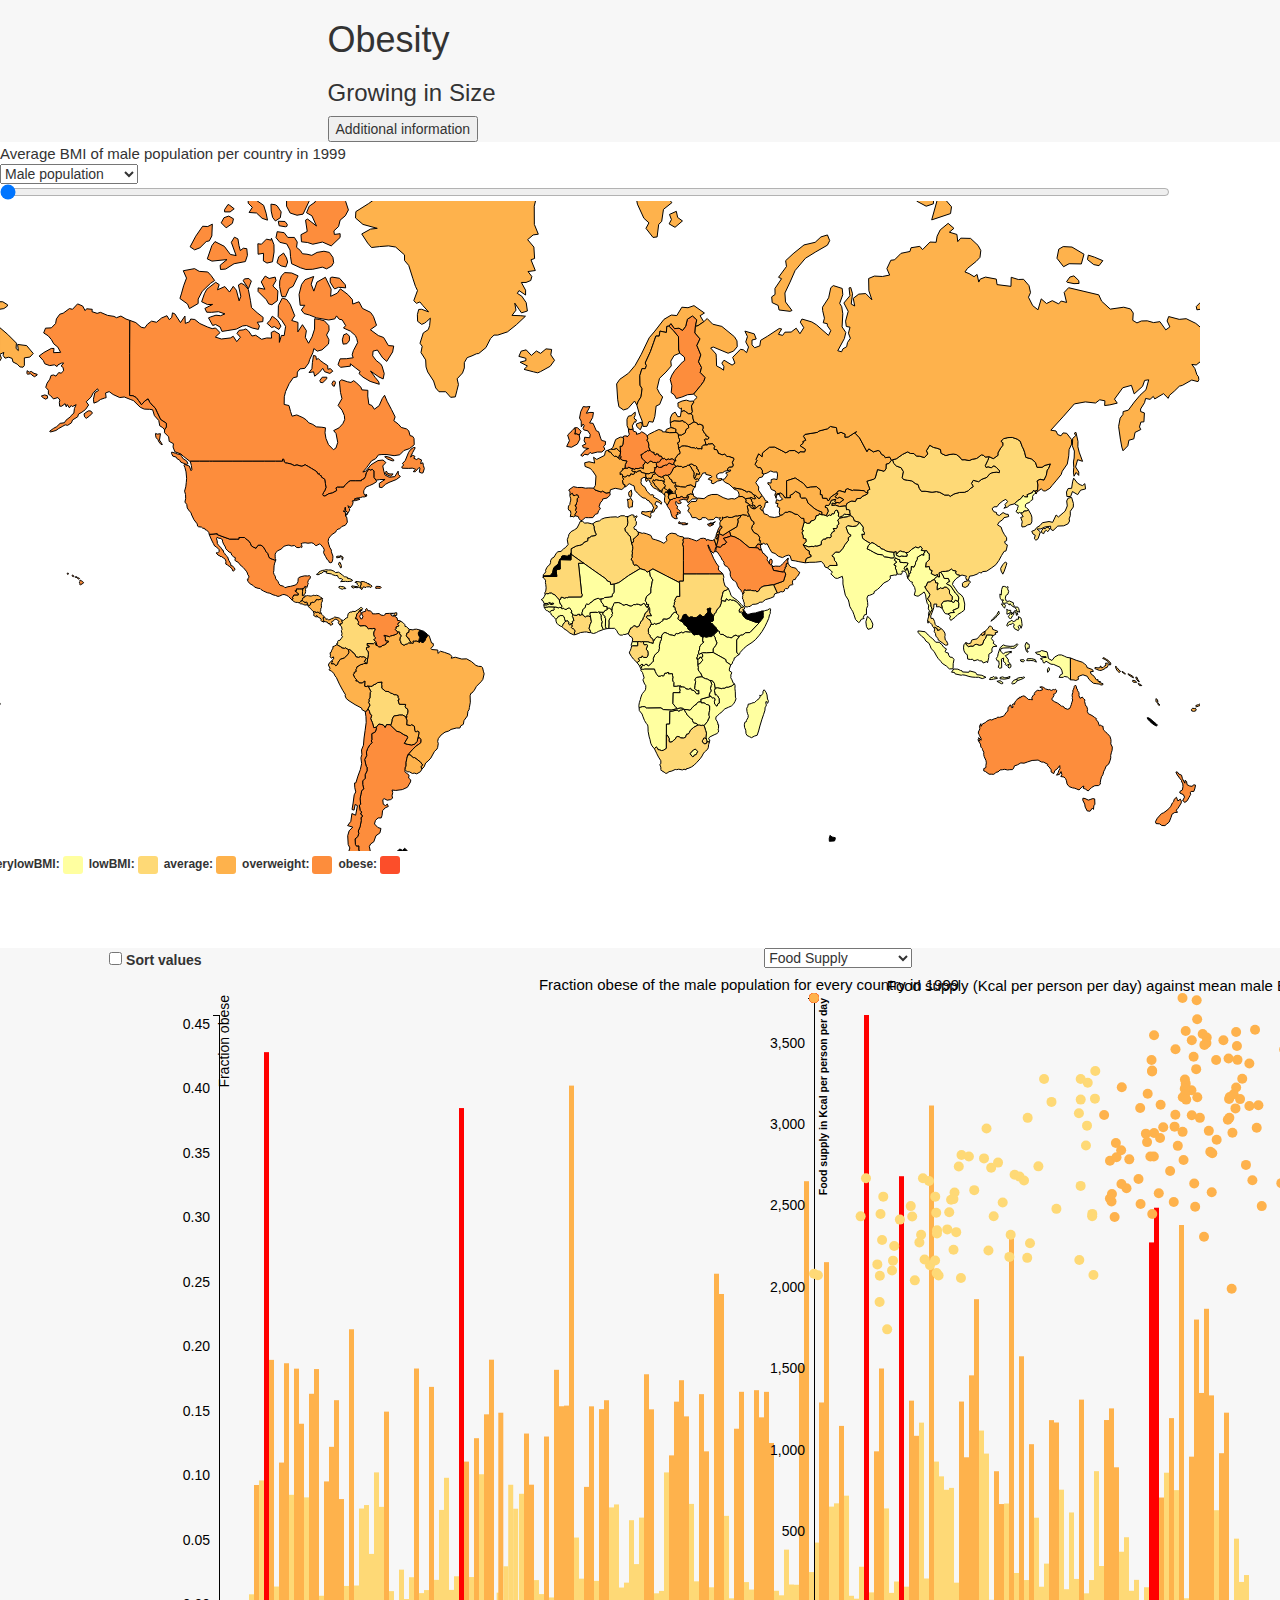
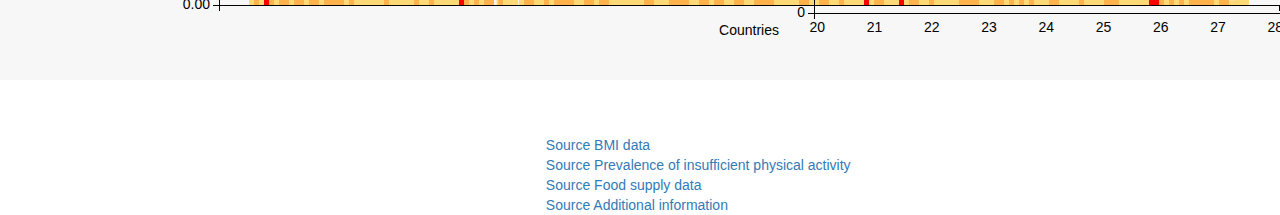
<file: INDEX.html>
<!DOCTYPE html>
<html lang="en">
<head>
    <meta charset="UTF-8">
    <title>Obesity</title>
      <link rel="stylesheet" type="text/css" href="DESIGN/style.css"/>
    <script src="LIBRARIES/d3topojson.js"></script>
    <script src="LIBRARIES/d3jsv3.js"></script>
    <script src="DESIGN/world_map.js"></script>
    <script src="DESIGN/obesity_map.js"></script>
    <link rel="stylesheet" href="LIBRARIES/bootstrap.css">
  <script src="LIBRARIES/googleapi.js"></script>
  <script src="LIBRARIES/bootstrap.js"></script>
</head>
<body>
<header class = main-header, role = banner>


</header>
<div class = "row" style="background-color: #F7F7F7;">
        <div class="col-sm-3">

        </div>
    <div class="col-sm-9">
        <h1>
    Obesity
</h1>
<h3>
    Growing in Size
</h3>
    </div>
</div>
<div class = "row" style="background-color: #F7F7F7;">
    <div class="col-sm-3"></div>
        <div class="col-sm-9">
            <div class = introduction>
    <button data-toggle="collapse" data-target="#demo">Additional information</button>
<div id="demo" class="collapse">
<p style="max-width: 1200px">
        Obesity is a medical condition in which excess body fat has accumulated to the extent that it may have a negative effect on health.
        The standard determination of obesity is done by categorizing the level of the Body Mass Index a.k.a. BMI.
        The BMI is measured by taking the weight of an individual and dividing it by the height^2 of an indiviual, resulting in a BMI value in kg/m2.
</br></br>
        Throughout the years a trend is visible as the average BMI increases, exceeding health limits to such an extend that significant amounts
        of the population categorized overweight and even obese. Naturally, a gain in BMI is made possible by an increased food consumption and a decrease
        in physical activity.
    </p>
</div>
</div>
            </div>


</div>

<div class = "row" id = "datamap" ">
    <div class = "col-sm-3" id = "stroke"></div>
<div class = "col-sm-8" id = "infomap" style="position: relative; width: 100%; height:650px; max-height: 900px; max-width: 1200px;">
    <div id = "title_infomap"  width = "1200"></div>
        <select name="sex" id="sex">
  <option value="Men">Male population</option>
  <option value="Women">Female population</option>
    <div id="slider"></div>
    <input id="slider2" type ="range" min ="1999" max="2014" step ="1" value ="1999"/>
            <div class = "col-sm-1" id = "stroke"></div>
</div>
</div>

<svg class="stroke"></svg>

<div class="row" style="background-color: #F7F7F7;">
    <div class="col-sm-1">
    </div>
    <div class="col-sm-6">
        <div class = "bar_chart" id = "bar_chart">
        <label><input type="checkbox" id="checkbox"> Sort values</label>
    <svg id="barchart" class = "barchart", width = "1200", height = "700"></svg>
</div>
    </div>
    <div class="col-sm-4">
        <div class = scatter_plot id = scatter_plot, width = "1200", height = "700" >
    <select name="category" id="category_scatterplot">
  <option value="food_supply">Food Supply</option>
  <option value="physicial_activity">Physical Activity</option>
        <option value="fraction_obese">Fraction Obese</option>
        <option value="fraction_overweight">Fraction Overweight</option>
    </select>
    <svg id="scatterplot" class = "scatterplot", width = "800", height = "700"></svg>
</div>

    </div>
    <div class="col-sm-1">
    </div>

</div>


<script src="DESIGN/obesity_scatterplot.js"></script>
<script src="DESIGN/obesity_barchart.js"></script>

<svg class = "stroke" height =50px></svg>
<div class="row">
    <div class="col-sm-5">

</div>
        <div class="col-sm-5">
            <div class="links"><a href="http://www.ncdrisc.org/data-downloads.html">Source BMI data</a>
      </br><a href="http://www.who.int/gho/ncd/risk_factors/physical_activity/en/ ">Source Prevalence of insufficient physical activity</a>
</br><a href="https://data.humdata.org/dataset/per_capita_food_supply ">Source Food supply data</a>
            </br><a href="https://en.wikipedia.org/wiki/Obesity ">Source Additional information</a></div>
        </div>
</div>




</body>
</html>
</file>
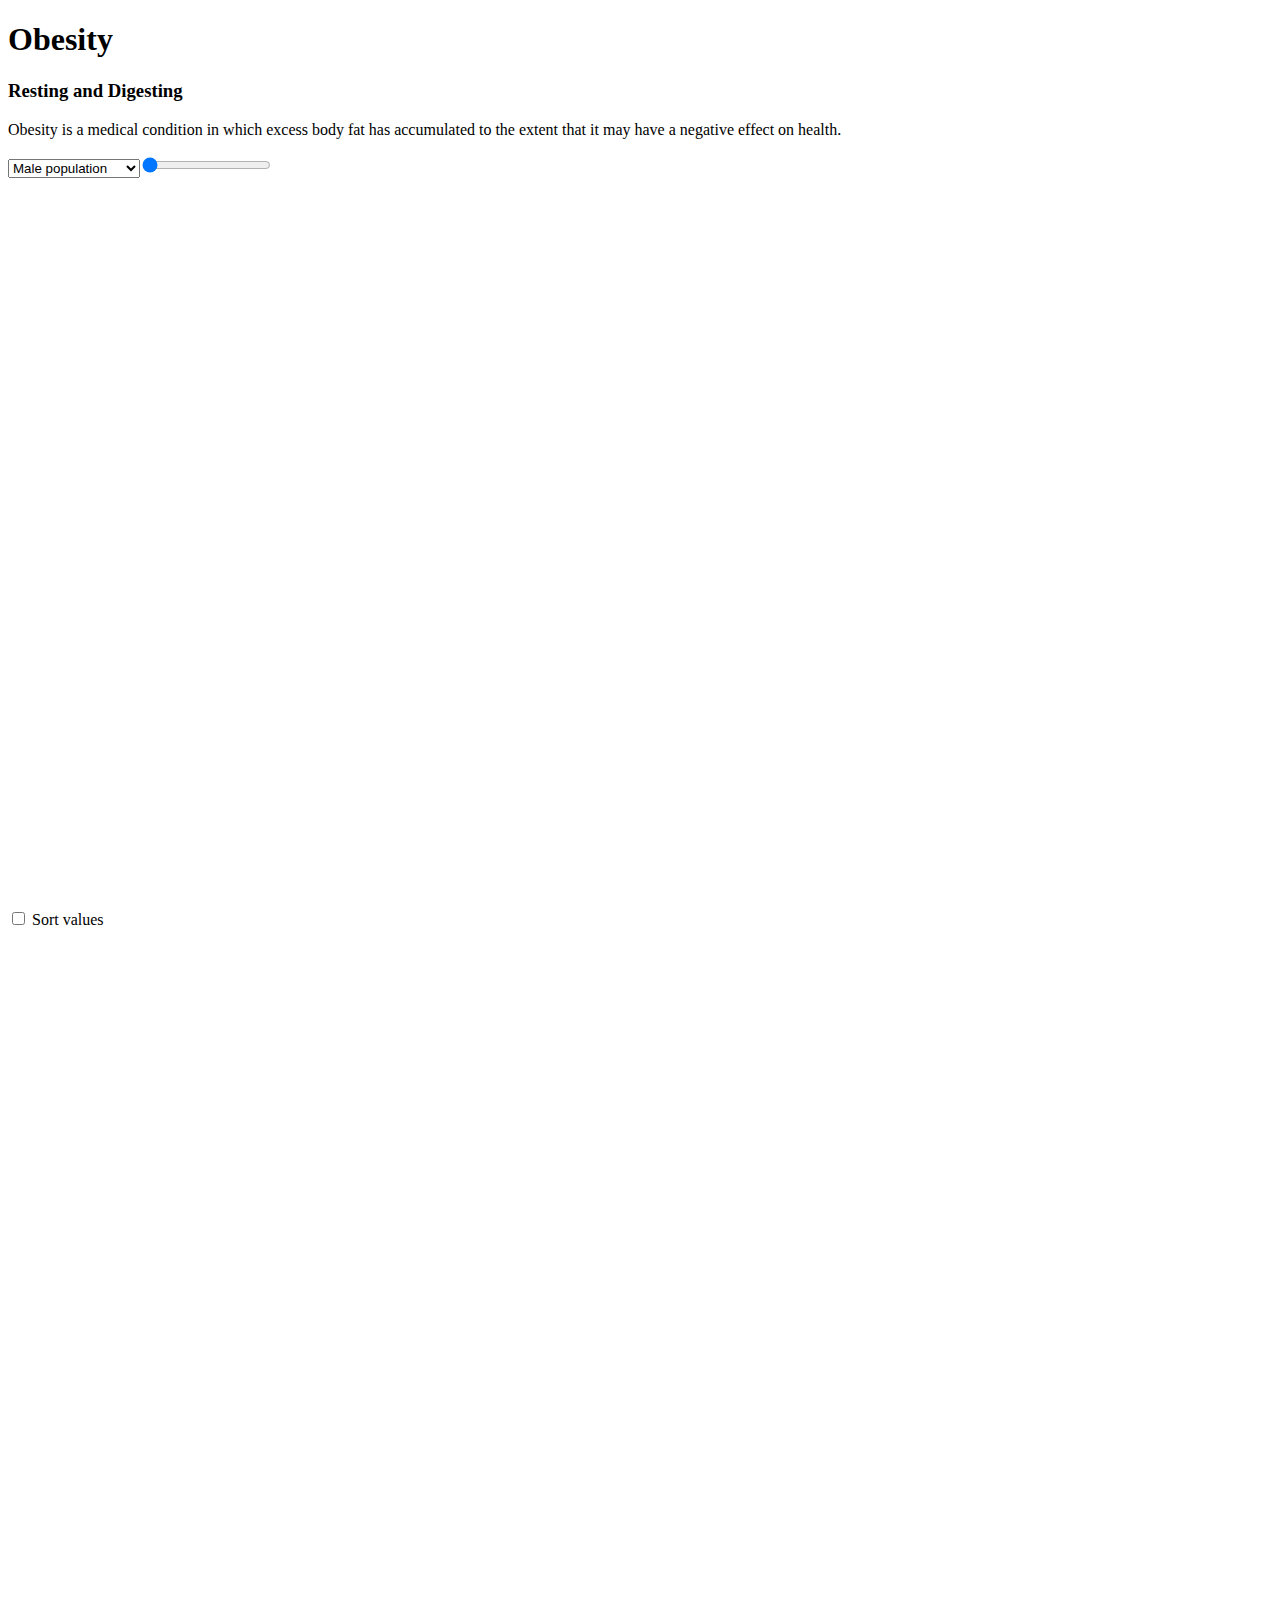
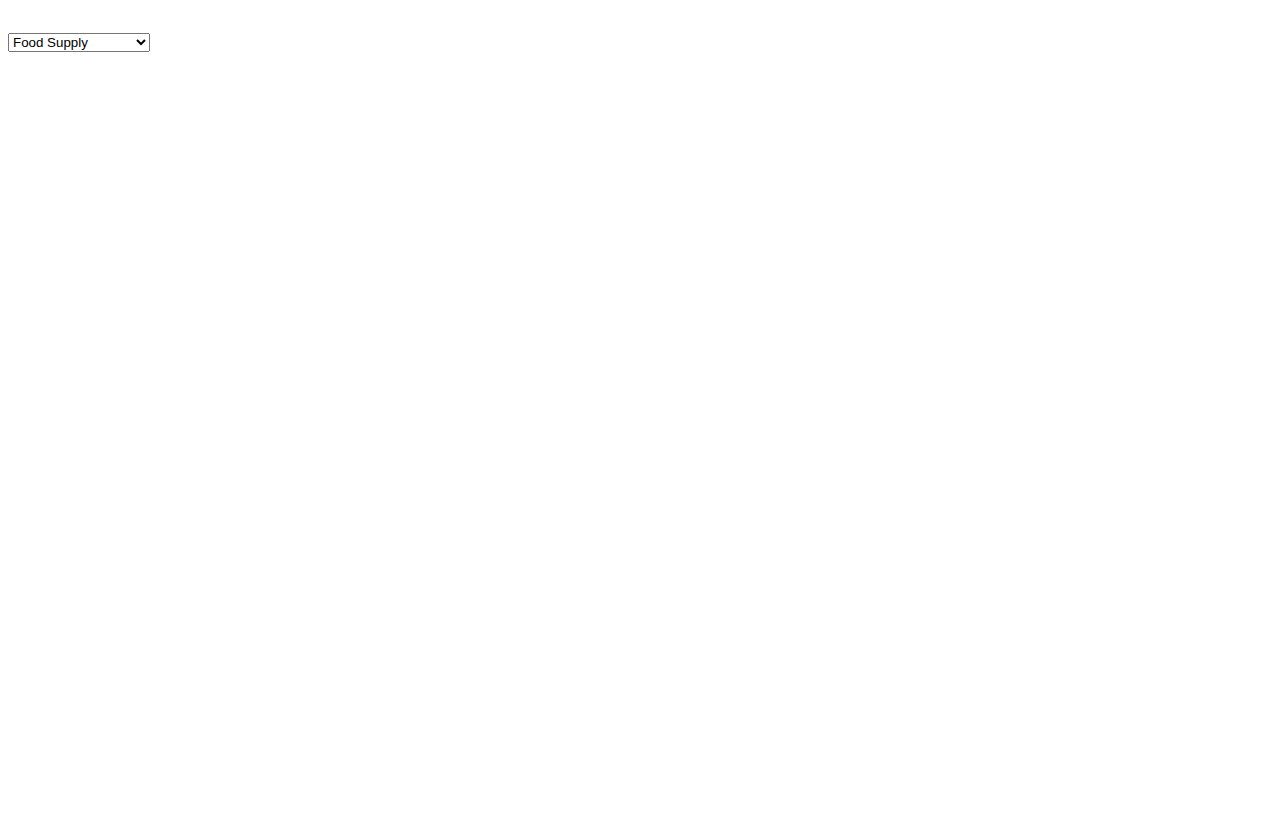
<file: Eindproject_datapro/Index.html>
<!DOCTYPE html>
<html lang="en">
<head>
    <meta charset="UTF-8">
    <title>Obesity</title>
    <script src="https://d3js.org/topojson.v1.min.js"></script>
    <script src="https://d3js.org/d3.v3.min.js"></script>
    <script src="DESIGN/world_map.js"></script>

    <script src="DESIGN/obesity_map.js"></script>
</head>
<body>
<header class = main-header, role = banner>


</header>
<div class = "title">
    <h1>
    Obesity
</h1>
<h3>
    Resting and Digesting
</h3>
</div>
<div class = introduction>
    <p>
        Obesity is a medical condition in which excess body fat has accumulated to the extent that it may have a negative effect on health.
    </p>
</div>
<div class = "infomap" id = "infomap" style="position: relative; width: 100%; height:650px; max-height: 700px;">
    <div id = "title_infomap"  width = "1200"></div>
        <select name="sex" id="sex">
  <option value="Men">Male population</option>
  <option value="Women">Female population</option>
    <div id="slider"></div>
    <input id="slider2" type ="range" min ="1999" max="2014" step ="1" value ="1999"/>
</div>
<div class = "stroke" height = 300px>
<svg class ="stroke" height = 100px></svg>

</div>
    <div class = "bar_chart" id = "bar_chart">
        <label><input type="checkbox" id="checkbox"> Sort values</label>
    <svg id="barchart" class = "barchart", width = "1200", height = "700"></svg>
</div>
<div class = scatter_plot id = scatter_plot, width = "1200", height = "700" >
    <select name="category" id="category_scatterplot">
  <option value="food_supply">Food Supply</option>
  <option value="physicial_activity">Physical Activity</option>
        <option value="fraction_obese">Fraction Obese</option>
        <option value="fraction_overweight">Fraction Overweight</option>
    </select>
    <svg id="scatterplot" class = "scatterplot", width = "1200", height = "700"></svg>
</div>


<script src="DESIGN/obesity_scatterplot.js"></script>
<script src="DESIGN/obesity_barchart.js"></script>

<svg class = "stroke" height =50px></svg>
<div class = "source">
    <p>

    </p>

</div>




</body>
</html>
</file>
<file: DESIGN/style.css>
.axis path,
.axis line{
    fill: none;
    stroke: black;
    stroke-width:1px;
    shape-rendering:crispEdges;
}
.tick line{
  visibility:hidden;
}
</file>
